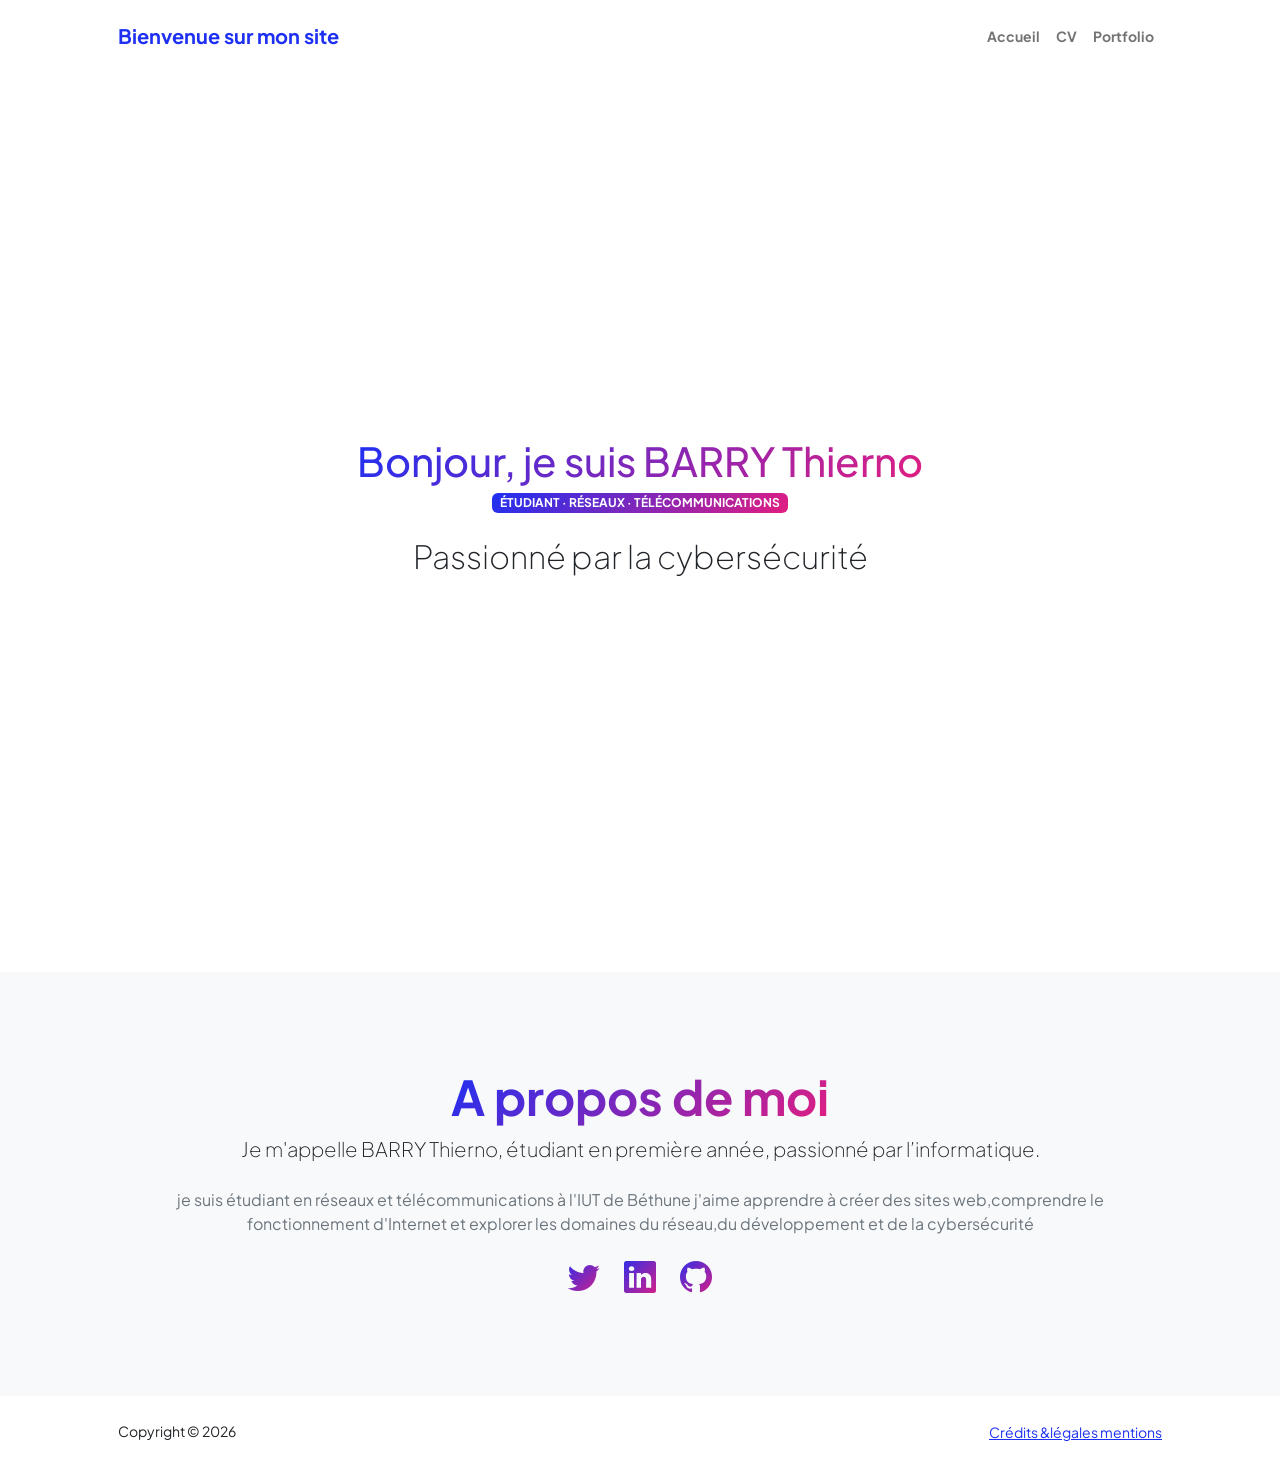
<file: index.html>
<!DOCTYPE html>
<html lang="fr">
    <head>
        <meta charset="utf-8" />
        <meta name="viewport" content="width=device-width, initial-scale=1, shrink-to-fit=no" />
        <meta name="viewport" content="width=device-width, initial-scale=1.0">
        <meta name="description" content="" />
        <meta name="author" content="" />
        <title>thiernobarry</title>
        <!-- Favicon-->
        <link rel="icon" type="image/x-icon" href="assets/favicon.ico" />
        <!-- Custom Google font-->
        <link rel="preconnect" href="https://fonts.googleapis.com" />
        <link rel="preconnect" href="https://fonts.gstatic.com" crossorigin />
        <link href="https://fonts.googleapis.com/css2?family=Plus+Jakarta+Sans:wght@100;200;300;400;500;600;700;800;900&amp;display=swap" rel="stylesheet" />
        <!-- Bootstrap icons-->
         <link href="https://cdn.jsdelivr.net/npm/bootstrap-icons@1.8.1/font/bootstrap-icons.css" rel="stylesheet" />
        <!-- Core theme CSS (includes Bootstrap)-->
        <link href="css/styles.css" rel="stylesheet" />
    </head>
    <body class="d-flex flex-column h-100">
        <main class="flex-shrink-0">
            <!-- Navigation-->
            <nav class="navbar navbar-expand-lg navbar-light bg-white py-3">
                <div class="container px-5">
                    <a class="navbar-brand" href="index.html"><span class="fw-bolder text-primary">Bienvenue sur mon site</span></a>
                    <button class="navbar-toggler" type="button" data-bs-toggle="collapse" data-bs-target="#navbarSupportedContent" aria-controls="navbarSupportedContent" aria-expanded="false" aria-label="Toggle navigation"><span class="navbar-toggler-icon"></span></button>
                    <div class="collapse navbar-collapse" id="navbarSupportedContent">
                        <ul class="navbar-nav ms-auto mb-2 mb-lg-0 small fw-bolder">
                            <li class="nav-item"><a class="nav-link" href="index.html">Accueil</a></li>
                            <li class="nav-item"><a class="nav-link" href="resume.html">CV</a></li>
                            <!--<li class="nav-item"><a class="nav-link" href="projects.html">Projets</a></li> -->
                            <li class="nav-item"><a class="nav-link" href="mescompetences.html">Portfolio</a></li>
                           <!--<li class="nav-item"><a class="nav-link" href="contact.html">Contact</a></li> --> 
                        </ul>
                    </div>
                </div>
            </nav>
           <!-- Header-->
<header>
  <div class="container px-5 py-5 d-flex flex-column justify-content-center align-items-center" style="min-height: 100vh;">
    <h1 class="text-center">
      <span class="text-gradient d-inline">
        Bonjour, je suis BARRY Thierno
      </span>
    </h1>

    <div class="badge bg-gradient-primary-to-secondary text-white mb-4">
      <div class="text-uppercase">
        Étudiant · Réseaux · Télécommunications
      </div>
    </div>

    <h2 class="fw-light text-center">Passionné par la cybersécurité</h2>

    <!-- Option image si tu veux -->
    <div class="mt-4">
    <!--<img src="ton-image.png" alt="Moi" class="img-fluid rounded-circle" style="max-width: 200px;"> -->
    </div>
  </div>
</header>



            <!-- About Section-->
            <section class="bg-light py-5">
                <div class="container px-5">
                    <div class="row gx-5 justify-content-center">
                        <div class="col-xxl-8">
                            <div class="text-center my-5">
                                <h2 class="display-5 fw-bolder"><span class="text-gradient d-inline">A propos de moi</span></h2>
                                <p class="lead fw-light mb-4">Je m'appelle BARRY Thierno, étudiant en première année, passionné par l’informatique.</p>
                                <p class="text-muted">je suis étudiant en réseaux et télécommunications à l'IUT de Béthune j'aime apprendre à créer des sites web,comprendre le fonctionnement d'Internet et explorer les domaines du réseau,du développement et de la cybersécurité</p>
                                <div class="d-flex justify-content-center fs-2 gap-4">
                                    <a class="text-gradient" href="https://x.com/AmadouThie82076"><i class="bi bi-twitter"></i></a>
                                    <a class="text-gradient" href="https://www.linkedin.com/in/thierno-barry-9a82a7305/"><i class="bi bi-linkedin"></i></a>
                                    <a class="text-gradient" href="https://github.com/Thierno62/thiernobarry"><i class="bi bi-github"></i></a>
                                </div>
                            </div>
                        </div>
                    </div>
                </div>
            </section>
        </main>
        <!-- Footer-->
        <footer class="bg-white py-4 mt-auto">
            <div class="container px-5">
                <div class="row align-items-center justify-content-between flex-column flex-sm-row">
                    <div class="col-auto"><div class="small m-0">Copyright &copy; 2026</div></div>
                    <div class="col-auto">
                       <!--- <a class="small" href="#!">Privacy</a> 
                        <span class="mx-1">&middot;</span>
                        <a class="small" href="#!">Terms</a>
                        <span class="mx-1">&middot;</span>-->
                        <a class="small" href="mentions.legales.html">Crédits &légales mentions </a>

                      

                    </div>
                </div>
            </div>
        </footer>
        <!-- Bootstrap core JS-->
        <script src="https://cdn.jsdelivr.net/npm/bootstrap@5.2.3/dist/js/bootstrap.bundle.min.js"></script>
        <!-- Core theme JS-->
        <script src="js/scripts.js"></script>
    </body>
</html>
</file>
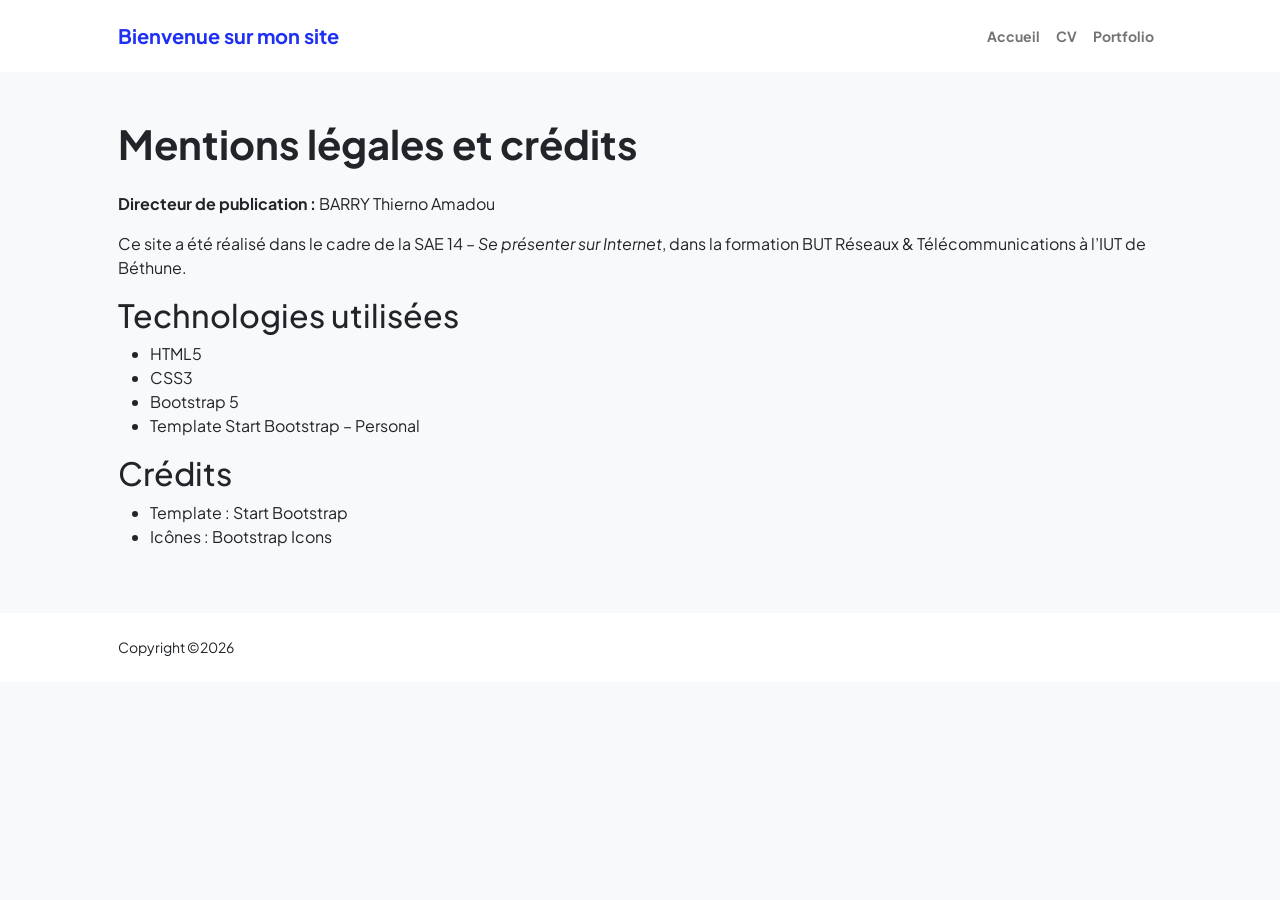
<file: mentions.legales.html>
<!DOCTYPE html>
<html lang="en">
    <head>
        <meta charset="utf-8" />
        <meta name="viewport" content="width=device-width, initial-scale=1, shrink-to-fit=no" />
        <meta name="viewport" content="width=device-width, initial-scale=1.0">
        <meta name="description" content="" />
        <meta name="author" content="" />
        <title>thiernobarry</title>
        <!-- Favicon-->
        <link rel="icon" type="image/x-icon" href="assets/favicon.ico" />
        <!-- Custom Google font-->
        <link rel="preconnect" href="https://fonts.googleapis.com" />
        <link rel="preconnect" href="https://fonts.gstatic.com" crossorigin />
        <link href="https://fonts.googleapis.com/css2?family=Plus+Jakarta+Sans:wght@100;200;300;400;500;600;700;800;900&amp;display=swap" rel="stylesheet" />
        <!-- Bootstrap icons-->
        <link href="https://cdn.jsdelivr.net/npm/bootstrap-icons@1.8.1/font/bootstrap-icons.css" rel="stylesheet" />
        <!-- Core theme CSS (includes Bootstrap)-->
        <link href="css/styles.css" rel="stylesheet" />
    </head>
    <body class="d-flex flex-column h-100 bg-light">
        <main class="flex-shrink-0">
            <!-- Navigation-->
            <nav class="navbar navbar-expand-lg navbar-light bg-white py-3">
                <div class="container px-5">
                    <a class="navbar-brand" href="index.html"><span class="fw-bolder text-primary">Bienvenue sur mon site</span></a>
                    <button class="navbar-toggler" type="button" data-bs-toggle="collapse" data-bs-target="#navbarSupportedContent" aria-controls="navbarSupportedContent" aria-expanded="false" aria-label="Toggle navigation"><span class="navbar-toggler-icon"></span></button>
                    <div class="collapse navbar-collapse" id="navbarSupportedContent">
                        <ul class="navbar-nav ms-auto mb-2 mb-lg-0 small fw-bolder">
                            <li class="nav-item"><a class="nav-link" href="index.html">Accueil</a></li>
                            <li class="nav-item"><a class="nav-link" href="resume.html">CV</a></li>
                            <!--<li class="nav-item"><a class="nav-link" href="projects.html">Projets</a></li> -->
                             <li class="nav-item"><a class="nav-link" href="mescompetences.html">Portfolio</a></li>
                          <!-- <li class="nav-item"><a class="nav-link" href="contact.html">Contact</a></li> -->
                        </ul>
                    </div>
                </div>
            </nav>
           <section class="py-5">
    <div class="container px-5">
        <h1 class="fw-bolder mb-4">Mentions légales et crédits</h1>

        <p><strong>Directeur de publication :</strong> BARRY Thierno Amadou</p>

        <p>
            Ce site a été réalisé dans le cadre de la SAE 14 – <em>Se présenter sur Internet</em>,
            dans la formation BUT Réseaux & Télécommunications à l’IUT de Béthune.
        </p>

        <h2>Technologies utilisées</h2>
        <ul>
            <li>HTML5</li>
            <li>CSS3</li>
            <li>Bootstrap 5</li>
            <li>Template Start Bootstrap – Personal</li>
        </ul>

        <h2>Crédits</h2>
        <ul>
            <li>Template : Start Bootstrap</li>
            <li>Icônes : Bootstrap Icons</li>
        </ul>
    </div>
</section>
        <!-- Footer-->
        <footer class="bg-white py-4 mt-auto">
            <div class="container px-5">
                <div class="row align-items-center justify-content-between flex-column flex-sm-row">
                    <div class="col-auto"><div class="small m-0">Copyright &copy;2026</div></div>
                    <div class="col-auto">
                       <!--<a class="small" href="#!">Privacy</a>
                        <span class="mx-1">&middot;</span>
                        <a class="small" href="#!">Terms</a>
                        <span class="mx-1">&middot;</span>
                    -->
                    </div>
                </div>
            </div>
        </footer>
        <!-- Bootstrap core JS-->
        <script src="https://cdn.jsdelivr.net/npm/bootstrap@5.2.3/dist/js/bootstrap.bundle.min.js"></script>
        <!-- Core theme JS-->
        <script src="js/scripts.js"></script>
    </body>
</html>
</file>
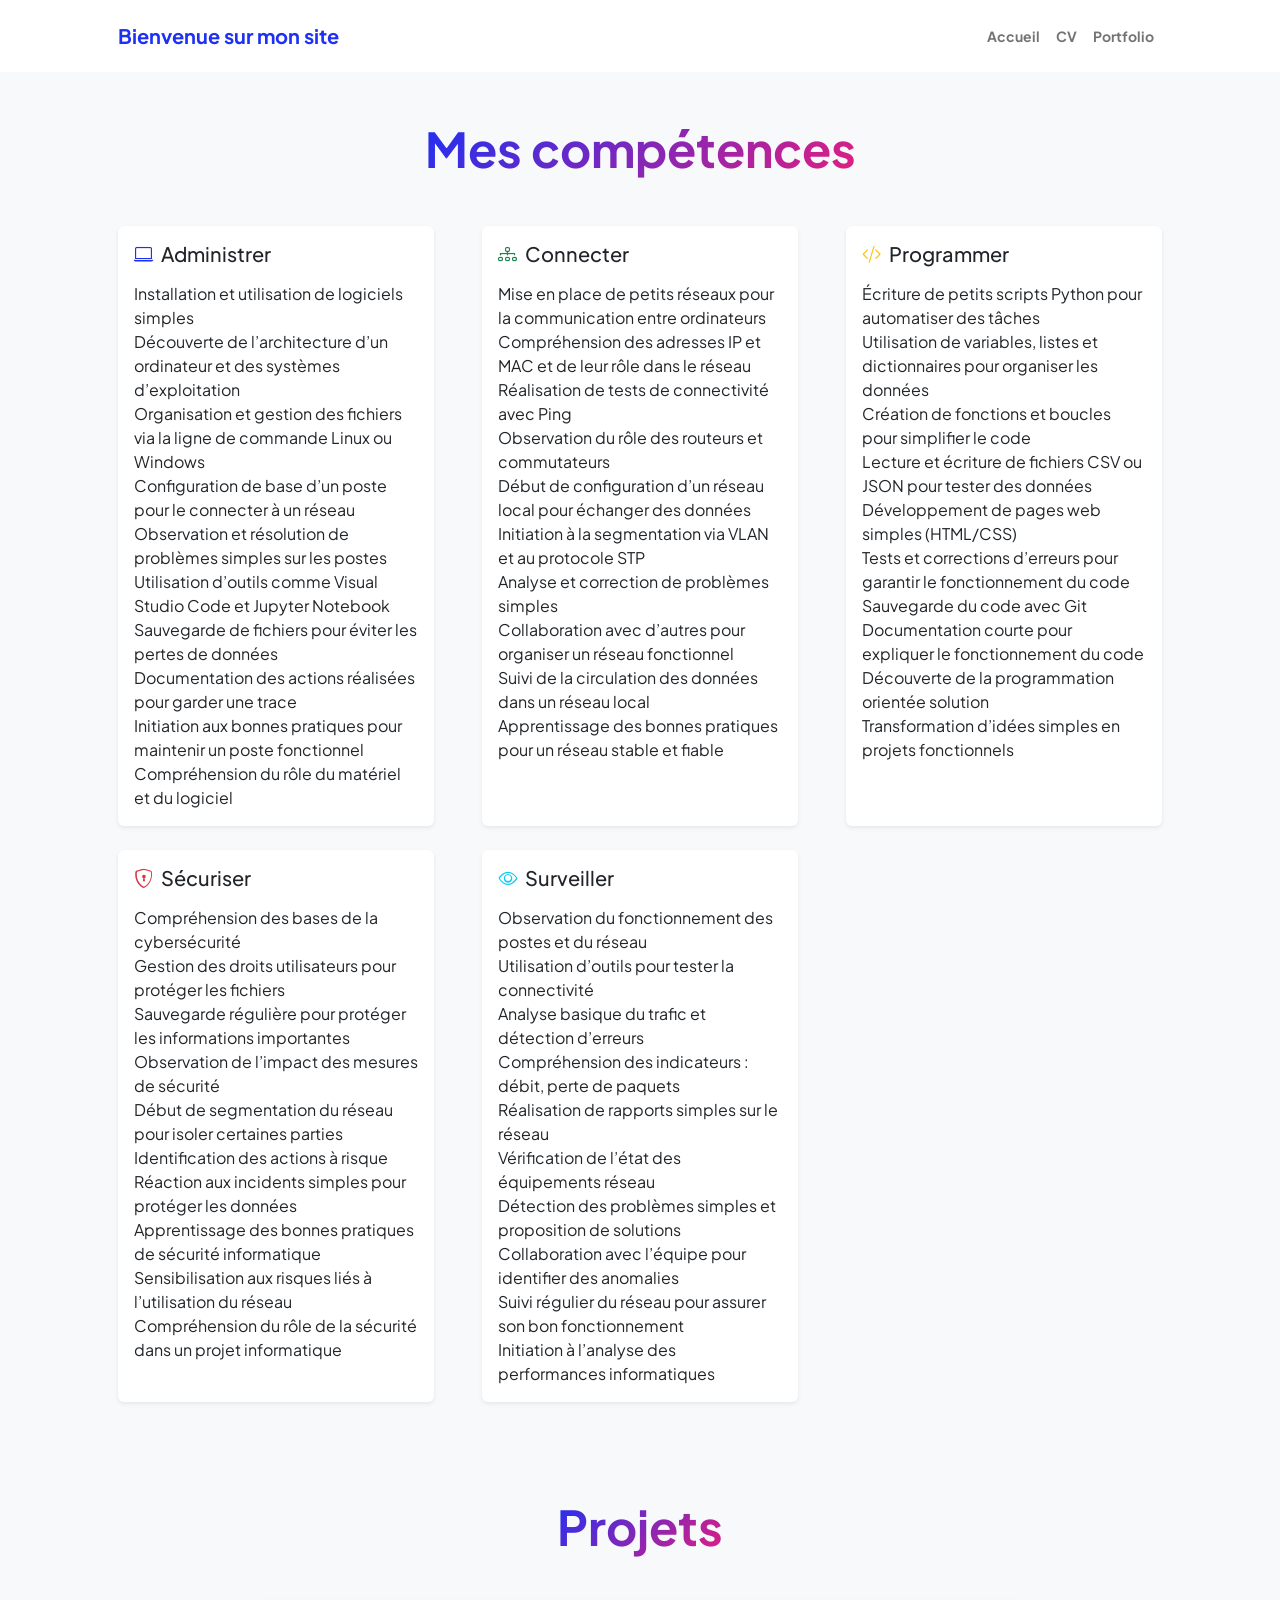
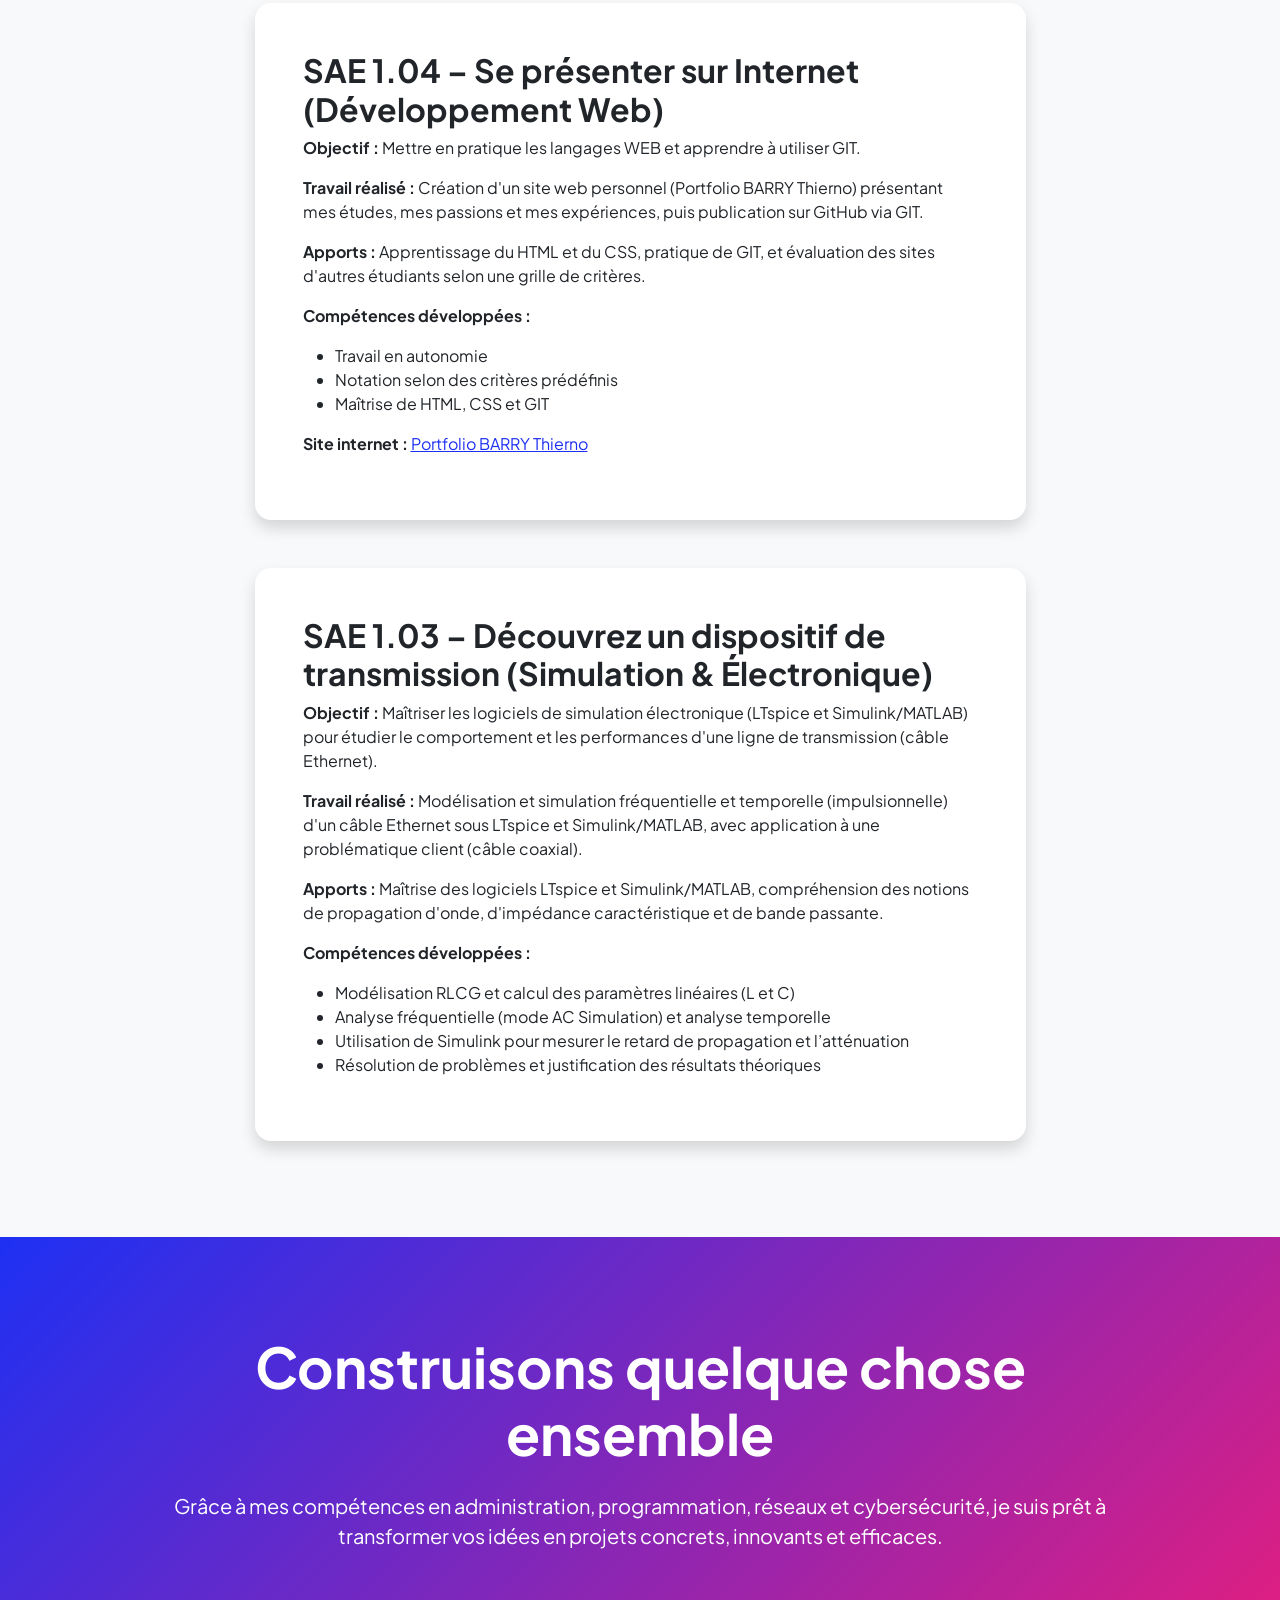
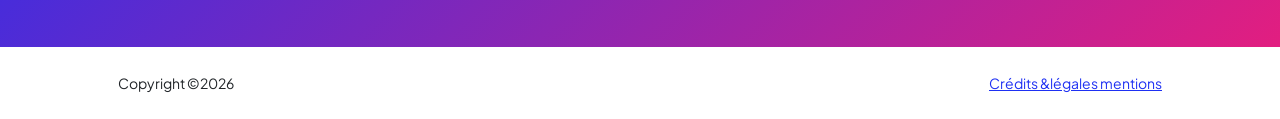
<file: mescompetences.html>
<!DOCTYPE html>
<html lang="en">
    <head>
        <meta charset="utf-8" />
        <meta name="viewport" content="width=device-width, initial-scale=1, shrink-to-fit=no" />
        <meta name="viewport" content="width=device-width, initial-scale=1.0">
        <meta name="description" content="" />
        <meta name="author" content="" />
        <title>thiernobarry</title>
        <!-- Favicon-->
        <link rel="icon" type="image/x-icon" href="assets/favicon.ico" />
        <!-- Custom Google font-->
        <link rel="preconnect" href="https://fonts.googleapis.com" />
        <link rel="preconnect" href="https://fonts.gstatic.com" crossorigin />
        <link href="https://fonts.googleapis.com/css2?family=Plus+Jakarta+Sans:wght@100;200;300;400;500;600;700;800;900&amp;display=swap" rel="stylesheet" />
        <!-- Bootstrap icons-->
        <link href="https://cdn.jsdelivr.net/npm/bootstrap-icons@1.8.1/font/bootstrap-icons.css" rel="stylesheet" />
        <!-- Core theme CSS (includes Bootstrap)-->
        <link href="css/styles.css" rel="stylesheet" />
    </head>
    <body class="d-flex flex-column h-100 bg-light">
        <main class="flex-shrink-0">
            <!-- Navigation-->
            <nav class="navbar navbar-expand-lg navbar-light bg-white py-3">
                <div class="container px-5">
                    <a class="navbar-brand" href="index.html"><span class="fw-bolder text-primary">Bienvenue sur mon site</span></a>
                    <button class="navbar-toggler" type="button" data-bs-toggle="collapse" data-bs-target="#navbarSupportedContent" aria-controls="navbarSupportedContent" aria-expanded="false" aria-label="Toggle navigation"><span class="navbar-toggler-icon"></span></button>
                    <div class="collapse navbar-collapse" id="navbarSupportedContent">
                        <ul class="navbar-nav ms-auto mb-2 mb-lg-0 small fw-bolder">
                            <li class="nav-item"><a class="nav-link" href="index.html">Accueil</a></li>
                            <li class="nav-item"><a class="nav-link" href="resume.html">CV</a></li>
                            <!--<li class="nav-item"><a class="nav-link" href="projects.html">Projets</a></li> -->
                             <li class="nav-item"><a class="nav-link" href="mescompetences.html">Portfolio</a></li>
                          <!-- <li class="nav-item"><a class="nav-link" href="contact.html">Contact</a></li> -->
                        </ul>
                    </div>
                </div>
            </nav>
           <section class="py-5 bg-light">
  <div class="container px-5">

    <!-- Titre uniformisé -->
    <div class="text-center mb-5">
        <h1 class="display-5 fw-bolder mb-0">
            <span class="text-gradient d-inline">Mes compétences</span>
        </h1>
    </div>

    <div class="row gx-5 gy-4">

      <!-- Administrer -->
      <div class="col-md-4">
        <div class="card h-100 shadow-sm border-0 card-hover">
          <div class="card-body">
            <h5 class="mb-3"><i class="bi bi-laptop me-2 text-primary"></i>Administrer</h5>
            <ul class="list-unstyled mb-0">
              <li>Installation et utilisation de logiciels simples</li>
              <li>Découverte de l’architecture d’un ordinateur et des systèmes d’exploitation</li>
              <li>Organisation et gestion des fichiers via la ligne de commande Linux ou Windows</li>
              <li>Configuration de base d’un poste pour le connecter à un réseau</li>
              <li>Observation et résolution de problèmes simples sur les postes</li>
              <li>Utilisation d’outils comme Visual Studio Code et Jupyter Notebook</li>
              <li>Sauvegarde de fichiers pour éviter les pertes de données</li>
              <li>Documentation des actions réalisées pour garder une trace</li>
              <li>Initiation aux bonnes pratiques pour maintenir un poste fonctionnel</li>
              <li>Compréhension du rôle du matériel et du logiciel</li>
            </ul>
          </div>
        </div>
      </div>

      <!-- Connecter -->
      <div class="col-md-4">
        <div class="card h-100 shadow-sm border-0 card-hover">
          <div class="card-body">
            <h5 class="mb-3"><i class="bi bi-diagram-3 me-2 text-success"></i>Connecter</h5>
            <ul class="list-unstyled mb-0">
              <li>Mise en place de petits réseaux pour la communication entre ordinateurs</li>
              <li>Compréhension des adresses IP et MAC et de leur rôle dans le réseau</li>
              <li>Réalisation de tests de connectivité avec Ping</li>
              <li>Observation du rôle des routeurs et commutateurs</li>
              <li>Début de configuration d’un réseau local pour échanger des données</li>
              <li>Initiation à la segmentation via VLAN et au protocole STP</li>
              <li>Analyse et correction de problèmes simples</li>
              <li>Collaboration avec d’autres pour organiser un réseau fonctionnel</li>
              <li>Suivi de la circulation des données dans un réseau local</li>
              <li>Apprentissage des bonnes pratiques pour un réseau stable et fiable</li>
            </ul>
          </div>
        </div>
      </div>

      <!-- Programmer -->
      <div class="col-md-4">
        <div class="card h-100 shadow-sm border-0 card-hover">
          <div class="card-body">
            <h5 class="mb-3"><i class="bi bi-code-slash me-2 text-warning"></i>Programmer</h5>
            <ul class="list-unstyled mb-0">
              <li>Écriture de petits scripts Python pour automatiser des tâches</li>
              <li>Utilisation de variables, listes et dictionnaires pour organiser les données</li>
              <li>Création de fonctions et boucles pour simplifier le code</li>
              <li>Lecture et écriture de fichiers CSV ou JSON pour tester des données</li>
              <li>Développement de pages web simples (HTML/CSS)</li>
              <li>Tests et corrections d’erreurs pour garantir le fonctionnement du code</li>
              <li>Sauvegarde du code avec Git</li>
              <li>Documentation courte pour expliquer le fonctionnement du code</li>
              <li>Découverte de la programmation orientée solution</li>
              <li>Transformation d’idées simples en projets fonctionnels</li>
            </ul>
          </div>
        </div>
      </div>

      <!-- Sécuriser -->
      <div class="col-md-4">
        <div class="card h-100 shadow-sm border-0 card-hover">
          <div class="card-body">
            <h5 class="mb-3"><i class="bi bi-shield-lock me-2 text-danger"></i>Sécuriser</h5>
            <ul class="list-unstyled mb-0">
              <li>Compréhension des bases de la cybersécurité</li>
              <li>Gestion des droits utilisateurs pour protéger les fichiers</li>
              <li>Sauvegarde régulière pour protéger les informations importantes</li>
              <li>Observation de l’impact des mesures de sécurité</li>
              <li>Début de segmentation du réseau pour isoler certaines parties</li>
              <li>Identification des actions à risque</li>
              <li>Réaction aux incidents simples pour protéger les données</li>
              <li>Apprentissage des bonnes pratiques de sécurité informatique</li>
              <li>Sensibilisation aux risques liés à l’utilisation du réseau</li>
              <li>Compréhension du rôle de la sécurité dans un projet informatique</li>
            </ul>
          </div>
        </div>
      </div>

      <!-- Surveiller -->
      <div class="col-md-4">
        <div class="card h-100 shadow-sm border-0 card-hover">
          <div class="card-body">
            <h5 class="mb-3"><i class="bi bi-eye me-2 text-info"></i>Surveiller</h5>
            <ul class="list-unstyled mb-0">
              <li>Observation du fonctionnement des postes et du réseau</li>
              <li>Utilisation d’outils pour tester la connectivité</li>
              <li>Analyse basique du trafic et détection d’erreurs</li>
              <li>Compréhension des indicateurs : débit, perte de paquets</li>
              <li>Réalisation de rapports simples sur le réseau</li>
              <li>Vérification de l’état des équipements réseau</li>
              <li>Détection des problèmes simples et proposition de solutions</li>
              <li>Collaboration avec l’équipe pour identifier des anomalies</li>
              <li>Suivi régulier du réseau pour assurer son bon fonctionnement</li>
              <li>Initiation à l’analyse des performances informatiques</li>
            </ul>
          </div>
        </div>
      </div>

    </div>
  </div>
</section>


<style>
/* Effet hover sur les cartes */
.card-hover:hover {
  transform: translateY(-5px);
  box-shadow: 0 12px 25px rgba(0,0,0,0.15);
  transition: all 0.3s ease;
}

/* Espacement entre icône et texte */
.card-body h5 i {
  font-size: 1.2rem;
}
</style>
<!-- Projects Section-->
<section class="py-5">
    <div class="container px-5 mb-5">
        <div class="text-center mb-5">
            <h1 class="display-5 fw-bolder mb-0">
                <span class="text-gradient d-inline">Projets</span>
            </h1>
        </div>
        <div class="row gx-5 justify-content-center">
            <div class="col-lg-11 col-xl-9 col-xxl-8">

                <!-- SAE 1.04 – Se présenter sur Internet -->
                <div class="card overflow-hidden shadow rounded-4 border-0 mb-5">
                    <div class="card-body p-0">
                        <div class="d-flex align-items-start">
                            <div class="p-5">
                                <h2 class="fw-bolder">SAE 1.04 – Se présenter sur Internet (Développement Web)</h2>
                                <p><strong>Objectif :</strong> Mettre en pratique les langages WEB et apprendre à utiliser GIT.</p>
                                <p><strong>Travail réalisé :</strong> Création d'un site web personnel (Portfolio BARRY Thierno) présentant mes études, mes passions et mes expériences, puis publication sur GitHub via GIT.</p>
                                <p><strong>Apports :</strong> Apprentissage du HTML et du CSS, pratique de GIT, et évaluation des sites d'autres étudiants selon une grille de critères.</p>
                                <p><strong>Compétences développées :</strong></p>
                                <ul>
                                    <li>Travail en autonomie</li>
                                    <li>Notation selon des critères prédéfinis</li>
                                    <li>Maîtrise de HTML, CSS et GIT</li>
                                </ul>
                                <p><strong>Site internet :</strong> <a href="file:///C:/Users/hamst/Desktop/mon%20site/index.htm" target="_blank">Portfolio BARRY Thierno</a></p>
                            </div>
                        </div>
                    </div>
                </div>

                <!-- SAE 1.03 – Découvrez un dispositif de transmission -->
                <div class="card overflow-hidden shadow rounded-4 border-0">
                    <div class="card-body p-0">
                        <div class="d-flex align-items-start">
                            <div class="p-5">
                                <h2 class="fw-bolder">SAE 1.03 – Découvrez un dispositif de transmission (Simulation & Électronique)</h2>
                                <p><strong>Objectif :</strong> Maîtriser les logiciels de simulation électronique (LTspice et Simulink/MATLAB) pour étudier le comportement et les performances d'une ligne de transmission (câble Ethernet).</p>
                                <p><strong>Travail réalisé :</strong> Modélisation et simulation fréquentielle et temporelle (impulsionnelle) d'un câble Ethernet sous LTspice et Simulink/MATLAB, avec application à une problématique client (câble coaxial).</p>
                                <p><strong>Apports :</strong> Maîtrise des logiciels LTspice et Simulink/MATLAB, compréhension des notions de propagation d'onde, d'impédance caractéristique et de bande passante.</p>
                                <p><strong>Compétences développées :</strong></p>
                                <ul>
                                    <li>Modélisation RLCG et calcul des paramètres linéaires (L et C)</li>
                                    <li>Analyse fréquentielle (mode AC Simulation) et analyse temporelle</li>
                                    <li>Utilisation de Simulink pour mesurer le retard de propagation et l’atténuation</li>
                                    <li>Résolution de problèmes et justification des résultats théoriques</li>
                                </ul>
                            </div>
                        </div>
                    </div>
                </div>

            </div>
        </div>
    </div>
</section>


<!-- Call to action section-->
<section class="py-5 bg-gradient-primary-to-secondary text-white">
    <div class="container px-5 my-5">
        <div class="text-center">
            <h2 class="display-4 fw-bolder mb-4">Construisons quelque chose ensemble</h2>
            <p class="fs-5">Grâce à mes compétences en administration, programmation, réseaux et cybersécurité, je suis prêt à transformer vos idées en projets concrets, innovants et efficaces.</p>
        </div>
    </div>
</section>

        </main>
        <!-- Footer-->
        <footer class="bg-white py-4 mt-auto">
            <div class="container px-5">
                <div class="row align-items-center justify-content-between flex-column flex-sm-row">
                    <div class="col-auto"><div class="small m-0">Copyright &copy;2026</div></div>
                    <div class="col-auto">
                       <!--- <a class="small" href="#!">Privacy</a>
                        <span class="mx-1">&middot;</span>
                        <a class="small" href="#!">Terms</a>
                        <span class="mx-1">&middot;</span> --->
                       <a class="small" href="mentions.legales.html">Crédits &légales mentions</a>
                    </div>
                </div>
            </div>
        </footer>
        <!-- Bootstrap core JS-->
        <script src="https://cdn.jsdelivr.net/npm/bootstrap@5.2.3/dist/js/bootstrap.bundle.min.js"></script>
        <!-- Core theme JS-->
        <script src="js/scripts.js"></script>
    </body>
</html>
</file>
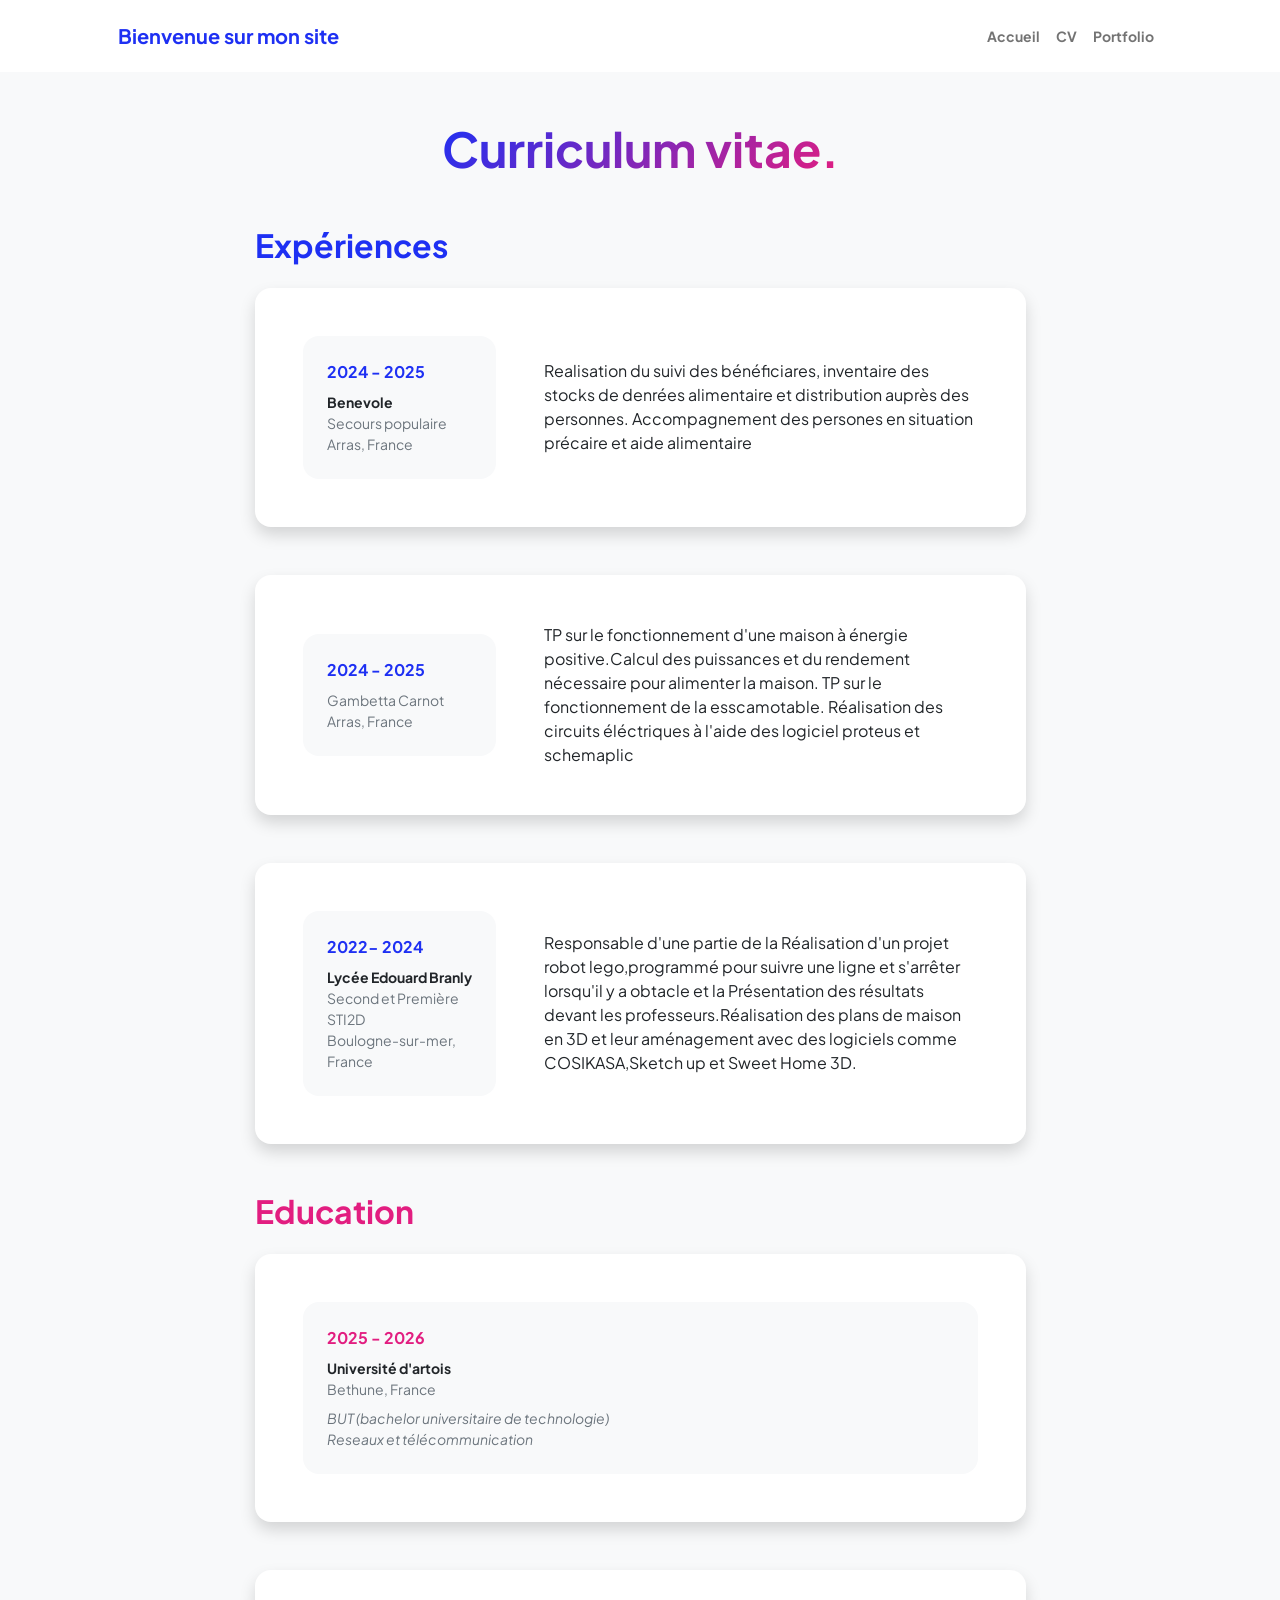
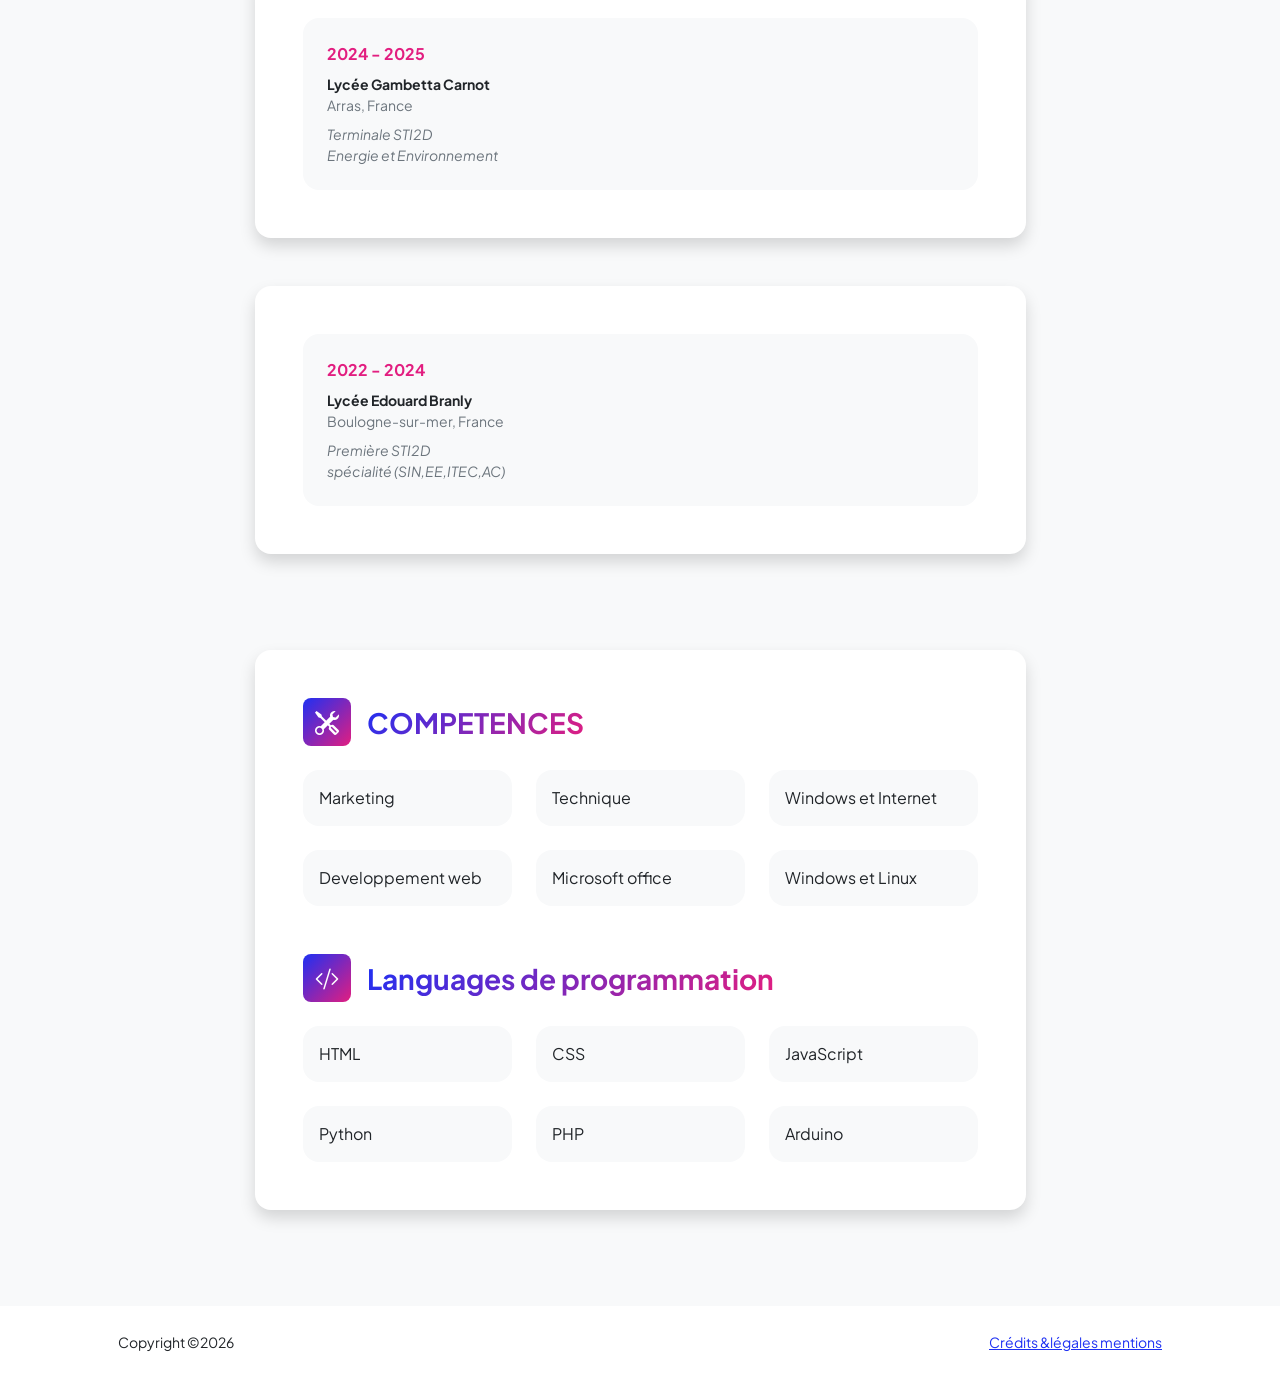
<file: resume.html>
<!DOCTYPE html>
<html lang="en">
    <head>
        <meta charset="utf-8" />
        <meta name="viewport" content="width=device-width, initial-scale=1, shrink-to-fit=no" />
        <meta name="viewport" content="width=device-width, initial-scale=1.0">
        <meta name="description" content="" />
        <meta name="author" content="" />
        <title>thiernobarry</title>
        <!-- Favicon-->
        <link rel="icon" type="image/x-icon" href="assets/favicon.ico" />
        <!-- Custom Google font-->
        <link rel="preconnect" href="https://fonts.googleapis.com" />
        <link rel="preconnect" href="https://fonts.gstatic.com" crossorigin />
        <link href="https://fonts.googleapis.com/css2?family=Plus+Jakarta+Sans:wght@100;200;300;400;500;600;700;800;900&amp;display=swap" rel="stylesheet" />
        <!-- Bootstrap icons-->
        <link href="https://cdn.jsdelivr.net/npm/bootstrap-icons@1.8.1/font/bootstrap-icons.css" rel="stylesheet" />
        <!-- Core theme CSS (includes Bootstrap)-->
        <link href="css/styles.css" rel="stylesheet" />
    </head>
    <body class="d-flex flex-column h-100 bg-light">
        <main class="flex-shrink-0">
            <!-- Navigation-->
            <nav class="navbar navbar-expand-lg navbar-light bg-white py-3">
                <div class="container px-5">
                    <a class="navbar-brand" href="index.html"><span class="fw-bolder text-primary">Bienvenue sur mon site</span></a>
                    <button class="navbar-toggler" type="button" data-bs-toggle="collapse" data-bs-target="#navbarSupportedContent" aria-controls="navbarSupportedContent" aria-expanded="false" aria-label="Toggle navigation"><span class="navbar-toggler-icon"></span></button>
                    <div class="collapse navbar-collapse" id="navbarSupportedContent">
                        <ul class="navbar-nav ms-auto mb-2 mb-lg-0 small fw-bolder">
                            <li class="nav-item"><a class="nav-link" href="index.html">Accueil</a></li>
                            <li class="nav-item"><a class="nav-link" href="resume.html">CV</a></li>
                            <!--<li class="nav-item"><a class="nav-link" href="projects.html">Projets</a></li> -->
                             <li class="nav-item"><a class="nav-link" href="mescompetences.html">Portfolio</a></li>
                          <!--<li class="nav-item"><a class="nav-link" href="contact.html">Contact</a></li> --> 
                        </ul>
                    </div>
                </div>
            </nav>
            <!-- Page Content-->
            <div class="container px-5 my-5">
                <div class="text-center mb-5">
                    <h1 class="display-5 fw-bolder mb-0"><span class="text-gradient d-inline">Curriculum vitae.</span></h1>
                </div>
                <div class="row gx-5 justify-content-center">
                    <div class="col-lg-11 col-xl-9 col-xxl-8">
                        <!-- Experience Section-->
                        <section>
                            <div class="d-flex align-items-center justify-content-between mb-4">
                                <h2 class="text-primary fw-bolder mb-0">Expériences</h2>
                                <!-- Download resume button-->
                                <!-- Note: Set the link href target to a PDF file within your project-->
                               <!-- <a class="btn btn-primary px-4 py-3" href="#!">
                                    <div class="d-inline-block bi bi-download me-2"></div>
                                   Télécharger le CV 
                                </a> -->
                            </div>
                            <!-- Experience Card 1-->
                            <div class="card shadow border-0 rounded-4 mb-5">
                                <div class="card-body p-5">
                                    <div class="row align-items-center gx-5">
                                        <div class="col text-center text-lg-start mb-4 mb-lg-0">
                                            <div class="bg-light p-4 rounded-4">
                                                <div class="text-primary fw-bolder mb-2">2024 - 2025</div>
                                                <div class="small fw-bolder">Benevole</div>
                                                <div class="small text-muted">Secours populaire</div>
                                                <div class="small text-muted">Arras, France</div>
                                            </div>
                                        </div>
                                        <div class="col-lg-8"><div>Realisation du suivi des bénéficiares, inventaire des stocks de denrées alimentaire et distribution auprès des personnes. Accompagnement des persones en situation précaire et aide alimentaire</div></div>
                                    </div>
                                </div>
                            </div>
                            <!-- Experience Card 2-->
                            <div class="card shadow border-0 rounded-4 mb-5">
                                <div class="card-body p-5">
                                    <div class="row align-items-center gx-5">
                                        <div class="col text-center text-lg-start mb-4 mb-lg-0">
                                            <div class="bg-light p-4 rounded-4">
                                                <div class="text-primary fw-bolder mb-2">2024 - 2025</div>
                                                <div class="small fw-bolder"></div>
                                                <div class="small text-muted">Gambetta Carnot</div>
                                                <div class="small text-muted">Arras, France</div>
                                            </div>
                                        </div>
                                        <div class="col-lg-8"><div>TP sur le fonctionnement d'une maison à énergie positive.Calcul des puissances et du rendement nécessaire pour alimenter la maison. TP sur le fonctionnement de la esscamotable. Réalisation des circuits éléctriques à l'aide des logiciel proteus et schemaplic</div></div>
                                    </div>
                                </div>
                            </div>
                            <!-- Experience Card 3-->
                            <div class="card shadow border-0 rounded-4 mb-5">
                                <div class="card-body p-5">
                                    <div class="row align-items-center gx-5">
                                        <div class="col text-center text-lg-start mb-4 mb-lg-0">
                                            <div class="bg-light p-4 rounded-4">
                                                <div class="text-primary fw-bolder mb-2">2022- 2024</div>
                                                <div class="small fw-bolder">Lycée Edouard Branly</div>
                                                <div class="small text-muted">Second et Première STI2D</div>
                                                <div class="small text-muted">Boulogne-sur-mer, France</div>
                                            </div>
                                        </div>
                                        <div class="col-lg-8"><div>Responsable d'une partie de la Réalisation d'un projet robot lego,programmé pour suivre une ligne et s'arrêter lorsqu'il y a obtacle et la Présentation des résultats devant les professeurs.Réalisation des plans de maison en 3D et leur aménagement avec des logiciels comme COSIKASA,Sketch up et Sweet Home 3D.</div></div>
                                    </div>
                                </div>
                            </div>
                            <!-- Experience Card 4-->
                           <!-- <div class="card shadow border-0 rounded-4 mb-5">
                                <div class="card-body p-5">
                                    <div class="row align-items-center gx-5">
                                        <div class="col text-center text-lg-start mb-4 mb-lg-0">
                                            <div class="bg-light p-4 rounded-4">
                                                <div class="text-primary fw-bolder mb-2">2017 - 2019</div>
                                                <div class="small fw-bolder">SEM Specialist</div>
                                                <div class="small text-muted">Wayne Enterprises</div>
                                                <div class="small text-muted">Gotham City, NY</div>
                                            </div>
                                        </div>
                                        <div class="col-lg-8"><div>Lorem ipsum dolor sit amet consectetur adipisicing elit. Delectus laudantium, voluptatem quis repellendus eaque sit animi illo ipsam amet officiis corporis sed aliquam non voluptate corrupti excepturi maxime porro fuga.</div></div>
                                    </div>
                                </div>
                            </div>     -->
                        </section>
                        <!-- Education Section-->
                        <section>
                            <h2 class="text-secondary fw-bolder mb-4">Education</h2>
                            <!-- Education Card 1-->
                            <div class="card shadow border-0 rounded-4 mb-5">
                                <div class="card-body p-5">
                                    <div class="row align-items-center gx-5">
                                        <div class="col text-center text-lg-start mb-4 mb-lg-0">
                                            <div class="bg-light p-4 rounded-4">
                                                <div class="text-secondary fw-bolder mb-2">2025 - 2026</div>
                                                <div class="mb-2">
                                                    <div class="small fw-bolder">Université d'artois</div>
                                                    <div class="small text-muted">Bethune, France</div>
                                                </div>
                                                <div class="fst-italic">
                                                    <div class="small text-muted">BUT (bachelor universitaire de technologie)</div>
                                                    <div class="small text-muted">Reseaux et télécommunication</div>
                                                </div>
                                            </div>
                                        </div>
                                       <!--- <div class="col-lg-8"><div>Lorem ipsum dolor sit amet consectetur adipisicing elit. Delectus laudantium, voluptatem quis repellendus eaque sit animi illo ipsam amet officiis corporis sed aliquam non voluptate corrupti excepturi maxime porro fuga.</div></div> --->
                                    </div>
                                </div>
                            </div>
                            <!-- Education Card 2-->
                            <div class="card shadow border-0 rounded-4 mb-5">
                                <div class="card-body p-5">
                                    <div class="row align-items-center gx-5">
                                        <div class="col text-center text-lg-start mb-4 mb-lg-0">
                                            <div class="bg-light p-4 rounded-4">
                                                <div class="text-secondary fw-bolder mb-2">2024 - 2025</div>
                                                <div class="mb-2">
                                                    <div class="small fw-bolder">Lycée Gambetta Carnot</div>
                                                    <div class="small text-muted">Arras, France</div>
                                                </div>
                                                <div class="fst-italic">
                                                    <div class="small text-muted">Terminale STI2D</div>
                                                    <div class="small text-muted">Energie et Environnement</div>
                                                </div>
                                            </div>
                                        </div>
                                      <!---  <div class="col-lg-8"><div>Lorem ipsum dolor sit amet consectetur adipisicing elit. Delectus laudantium, voluptatem quis repellendus eaque sit animi illo ipsam amet officiis corporis sed aliquam non voluptate corrupti excepturi maxime porro fuga.</div></div> --->
                                    </div>
                                </div>
                            </div>
                            <!-- Education Card 3 et 4-->
                            <div class="card shadow border-0 rounded-4 mb-5">
                                <div class="card-body p-5">
                                    <div class="row align-items-center gx-5">
                                        <div class="col text-center text-lg-start mb-4 mb-lg-0">
                                            <div class="bg-light p-4 rounded-4">
                                                <div class="text-secondary fw-bolder mb-2">2022 - 2024</div>
                                                <div class="mb-2">
                                                    <div class="small fw-bolder">Lycée Edouard Branly</div>
                                                    <div class="small text-muted">Boulogne-sur-mer, France</div>
                                                </div>
                                                <div class="fst-italic">
                                                    <div class="small text-muted">Première STI2D</div>
                                                    <div class="small text-muted">spécialité (SIN,EE,ITEC,AC)</div>
                                                </div>
                                            </div>
                                        </div>
                                       <!---- <div class="col-lg-8"><div>Lorem ipsum dolor sit amet consectetur adipisicing elit. Delectus laudantium, voluptatem quis repellendus eaque sit animi illo ipsam amet officiis corporis sed aliquam non voluptate corrupti excepturi maxime porro fuga.</div></div>--->
                                    </div>
                                </div>
                            </div>
                        </section>
                        <!-- Divider-->
                        <div class="pb-5"></div>
                        <!-- Skills Section-->
                        <section>
                            <!-- Skillset Card-->
                            <div class="card shadow border-0 rounded-4 mb-5">
                                <div class="card-body p-5">
                                    <!-- Professional skills list-->
                                    <div class="mb-5">
                                        <div class="d-flex align-items-center mb-4">
                                            <div class="feature bg-primary bg-gradient-primary-to-secondary text-white rounded-3 me-3"><i class="bi bi-tools"></i></div>
                                            <h3 class="fw-bolder mb-0"><span class="text-gradient d-inline">COMPETENCES</span></h3>
                                        </div>
                                        <div class="row row-cols-1 row-cols-md-3 mb-4">
                                            <div class="col mb-4 mb-md-0"><div class="d-flex align-items-center bg-light rounded-4 p-3 h-100"> Marketing</div></div>
                                            <div class="col mb-4 mb-md-0"><div class="d-flex align-items-center bg-light rounded-4 p-3 h-100">Technique</div></div>
                                            <div class="col"><div class="d-flex align-items-center bg-light rounded-4 p-3 h-100">Windows et Internet</div></div>
                                        </div>
                                        <div class="row row-cols-1 row-cols-md-3">
                                            <div class="col mb-4 mb-md-0"><div class="d-flex align-items-center bg-light rounded-4 p-3 h-100">Developpement web</div></div>
                                            <div class="col mb-4 mb-md-0"><div class="d-flex align-items-center bg-light rounded-4 p-3 h-100">Microsoft office</div></div>
                                            <div class="col"><div class="d-flex align-items-center bg-light rounded-4 p-3 h-100">Windows et Linux </div></div>
                                        </div>
                                    </div>
                                    <!-- Languages list-->
                                    <div class="mb-0">
                                        <div class="d-flex align-items-center mb-4">
                                            <div class="feature bg-primary bg-gradient-primary-to-secondary text-white rounded-3 me-3"><i class="bi bi-code-slash"></i></div>
                                            <h3 class="fw-bolder mb-0"><span class="text-gradient d-inline">Languages de programmation </span></h3>
                                        </div>
                                        <div class="row row-cols-1 row-cols-md-3 mb-4">
                                            <div class="col mb-4 mb-md-0"><div class="d-flex align-items-center bg-light rounded-4 p-3 h-100">HTML</div></div>
                                            <div class="col mb-4 mb-md-0"><div class="d-flex align-items-center bg-light rounded-4 p-3 h-100">CSS</div></div>
                                            <div class="col"><div class="d-flex align-items-center bg-light rounded-4 p-3 h-100">JavaScript</div></div>
                                        </div>
                                        <div class="row row-cols-1 row-cols-md-3">
                                            <div class="col mb-4 mb-md-0"><div class="d-flex align-items-center bg-light rounded-4 p-3 h-100">Python</div></div>
                                            <div class="col mb-4 mb-md-0"><div class="d-flex align-items-center bg-light rounded-4 p-3 h-100">PHP</div></div>
                                            <div class="col"><div class="d-flex align-items-center bg-light rounded-4 p-3 h-100">Arduino</div></div>
                                        </div>
                                    </div>
                                </div>
                            </div>
                        </section>
                    </div>
                </div>
            </div>
        </main>
        <!-- Footer-->
        <footer class="bg-white py-4 mt-auto">
            <div class="container px-5">
                <div class="row align-items-center justify-content-between flex-column flex-sm-row">
                    <div class="col-auto"><div class="small m-0">Copyright &copy;2026</div></div>
                    <div class="col-auto">
                      <!----  <a class="small" href="#!">Privacy</a>
                        <span class="mx-1">&middot;</span>
                        <a class="small" href="#!">Terms</a>
                        <span class="mx-1">&middot;</span> -->
                       <a class="small" href="mentions.legales.html">Crédits &légales mentions</a>
                    </div>
                </div>
            </div>
        </footer>
        <!-- Bootstrap core JS-->
        <script src="https://cdn.jsdelivr.net/npm/bootstrap@5.2.3/dist/js/bootstrap.bundle.min.js"></script>
        <!-- Core theme JS-->
        <script src="js/scripts.js"></script>
    </body>
</html>
</file>
